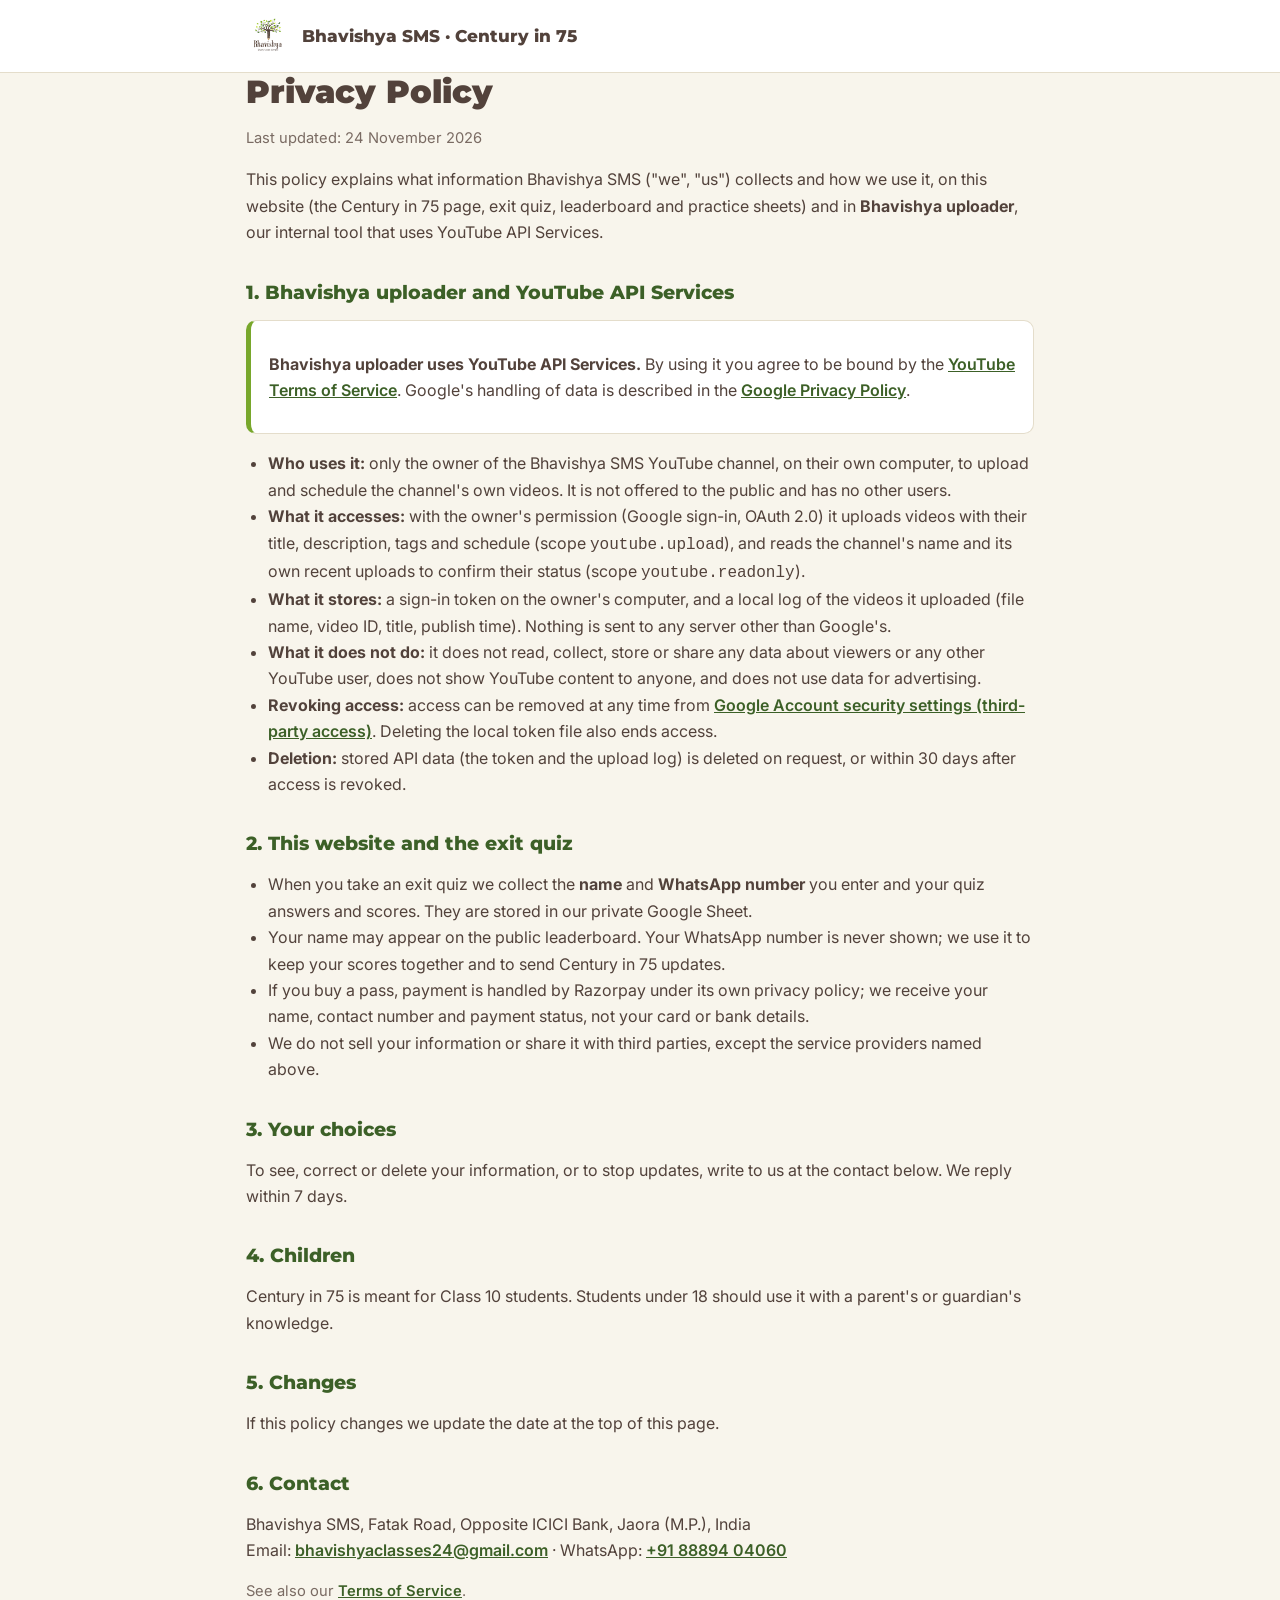
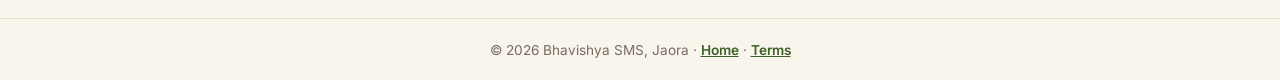
<file: privacy.html>
<!DOCTYPE html>
<html lang="en">
<head>
<meta charset="UTF-8">
<meta name="viewport" content="width=device-width, initial-scale=1.0">
<title>Privacy Policy | Bhavishya SMS</title>
<meta name="description" content="Privacy Policy of Bhavishya SMS: the Century in 75 website, exit quiz and the Bhavishya uploader tool that uses YouTube API Services.">
<link rel="icon" href="assets/logo-crop.webp" type="image/webp">
<link href="https://fonts.googleapis.com/css2?family=Montserrat:wght@600;800;900&family=Inter:wght@400;600&display=swap" rel="stylesheet">
<style>
  :root { --bark:#52423B; --forest:#3C6027; --leaf:#78A72B; --cream:#F8F5EC; --tan:#E4DDCB; --pencil:#BF935B; }
  * { box-sizing: border-box; }
  body { margin:0; background:var(--cream); color:var(--bark); font:16px/1.65 Inter, system-ui, sans-serif; }
  header { background:#fff; border-bottom:1px solid var(--tan); }
  .wrap { max-width:820px; margin:0 auto; padding:0 16px; }
  header .wrap { display:flex; align-items:center; gap:12px; padding-top:14px; padding-bottom:14px; }
  header img { width:44px; height:44px; }
  header a { color:var(--bark); text-decoration:none; font:800 1.05rem Montserrat, sans-serif; }
  main { padding:36px 0 56px; }
  h1 { font:900 2rem/1.2 Montserrat, sans-serif; margin:0 0 6px; }
  h2 { font:800 1.2rem Montserrat, sans-serif; color:var(--forest); margin:34px 0 8px; }
  .muted { color:#7a6b63; font-size:.92rem; }
  a { color:var(--forest); font-weight:600; }
  .card { background:#fff; border:1px solid var(--tan); border-left:5px solid var(--leaf); border-radius:10px; padding:14px 18px; margin:16px 0; }
  ul { padding-left:22px; }
  footer { border-top:1px solid var(--tan); padding:20px 0; font-size:.85rem; color:#7a6b63; text-align:center; }
</style>
</head>
<body>
<header><div class="wrap"><img src="assets/logo-crop.webp" alt=""><a href="index.html">Bhavishya SMS · Century in 75</a></div></header>
<main class="wrap">
  <h1>Privacy Policy</h1>
  <p class="muted">Last updated: 24 November 2026</p>

  <p>This policy explains what information Bhavishya SMS ("we", "us") collects and how we use it, on this website
  (the Century in 75 page, exit quiz, leaderboard and practice sheets) and in <strong>Bhavishya uploader</strong>,
  our internal tool that uses YouTube API Services.</p>

  <h2>1. Bhavishya uploader and YouTube API Services</h2>
  <div class="card">
    <p><strong>Bhavishya uploader uses YouTube API Services.</strong> By using it you agree to be bound by the
    <a href="https://www.youtube.com/t/terms" target="_blank" rel="noopener">YouTube Terms of Service</a>.
    Google's handling of data is described in the
    <a href="https://policies.google.com/privacy" target="_blank" rel="noopener">Google Privacy Policy</a>.</p>
  </div>
  <ul>
    <li><strong>Who uses it:</strong> only the owner of the Bhavishya SMS YouTube channel, on their own computer, to
      upload and schedule the channel's own videos. It is not offered to the public and has no other users.</li>
    <li><strong>What it accesses:</strong> with the owner's permission (Google sign-in, OAuth 2.0) it uploads videos
      with their title, description, tags and schedule (scope <code>youtube.upload</code>), and reads the channel's
      name and its own recent uploads to confirm their status (scope <code>youtube.readonly</code>).</li>
    <li><strong>What it stores:</strong> a sign-in token on the owner's computer, and a local log of the videos it
      uploaded (file name, video ID, title, publish time). Nothing is sent to any server other than Google's.</li>
    <li><strong>What it does not do:</strong> it does not read, collect, store or share any data about viewers or
      any other YouTube user, does not show YouTube content to anyone, and does not use data for advertising.</li>
    <li><strong>Revoking access:</strong> access can be removed at any time from
      <a href="https://myaccount.google.com/permissions" target="_blank" rel="noopener">Google Account security settings
      (third-party access)</a>. Deleting the local token file also ends access.</li>
    <li><strong>Deletion:</strong> stored API data (the token and the upload log) is deleted on request, or within
      30 days after access is revoked.</li>
  </ul>

  <h2>2. This website and the exit quiz</h2>
  <ul>
    <li>When you take an exit quiz we collect the <strong>name</strong> and <strong>WhatsApp number</strong> you
      enter and your quiz answers and scores. They are stored in our private Google Sheet.</li>
    <li>Your name may appear on the public leaderboard. Your WhatsApp number is never shown; we use it to keep
      your scores together and to send Century in 75 updates.</li>
    <li>If you buy a pass, payment is handled by Razorpay under its own privacy policy; we receive your name,
      contact number and payment status, not your card or bank details.</li>
    <li>We do not sell your information or share it with third parties, except the service providers named above.</li>
  </ul>

  <h2>3. Your choices</h2>
  <p>To see, correct or delete your information, or to stop updates, write to us at the contact below. We reply
  within 7 days.</p>

  <h2>4. Children</h2>
  <p>Century in 75 is meant for Class 10 students. Students under 18 should use it with a parent's or guardian's
  knowledge.</p>

  <h2>5. Changes</h2>
  <p>If this policy changes we update the date at the top of this page.</p>

  <h2>6. Contact</h2>
  <p>Bhavishya SMS, Fatak Road, Opposite ICICI Bank, Jaora (M.P.), India<br>
  Email: <a href="mailto:bhavishyaclasses24@gmail.com">bhavishyaclasses24@gmail.com</a> ·
  WhatsApp: <a href="https://wa.me/918889404060">+91 88894 04060</a></p>

  <p class="muted">See also our <a href="terms.html">Terms of Service</a>.</p>
</main>
<footer>© 2026 Bhavishya SMS, Jaora · <a href="index.html">Home</a> · <a href="terms.html">Terms</a></footer>
</body>
</html>
</file>
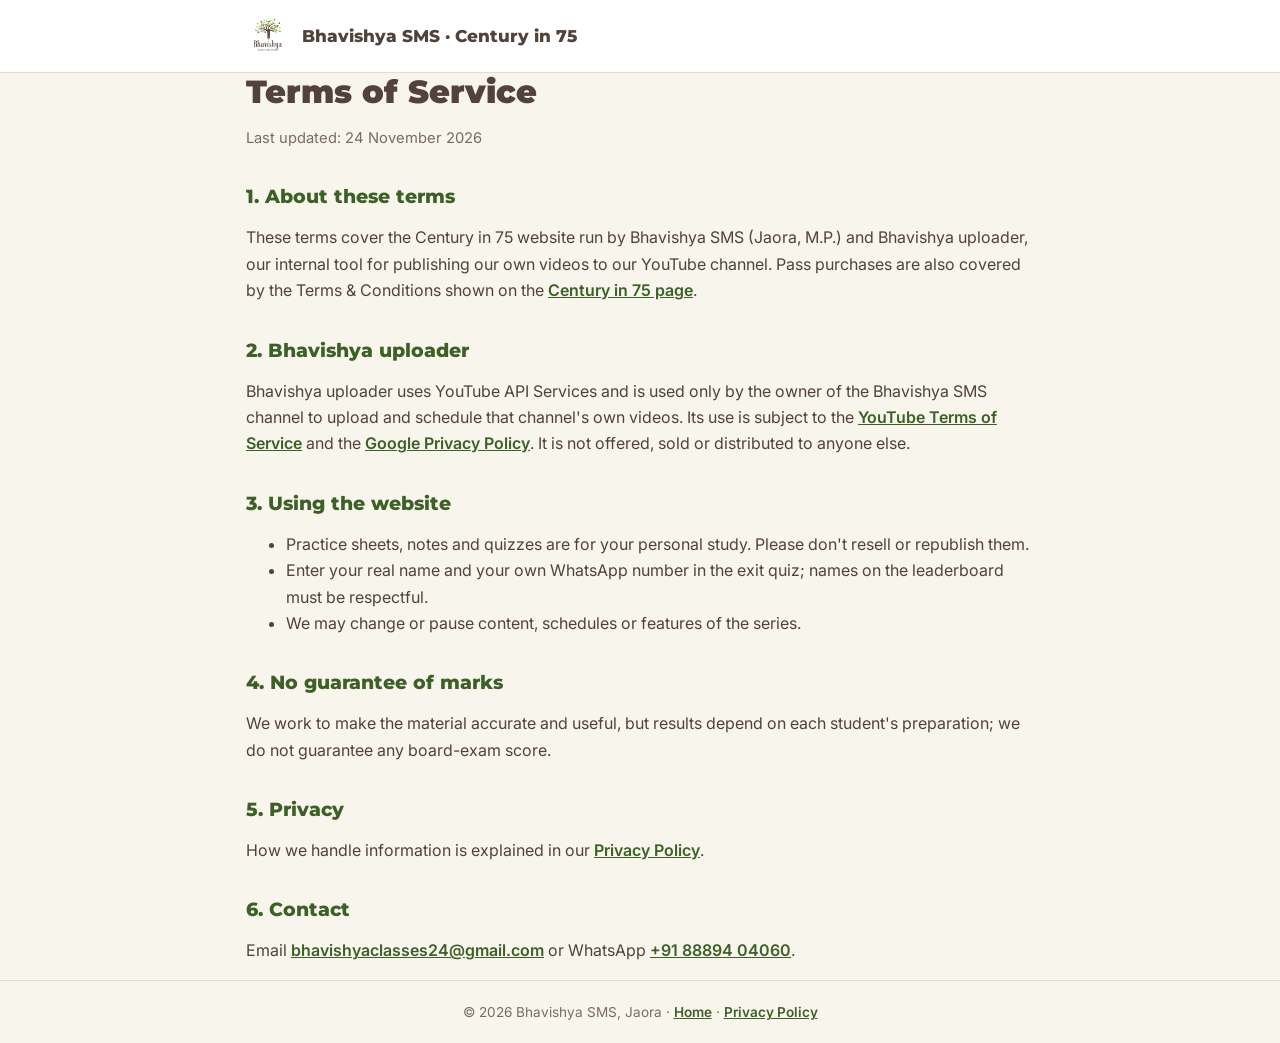
<file: terms.html>
<!DOCTYPE html>
<html lang="en">
<head>
<meta charset="UTF-8">
<meta name="viewport" content="width=device-width, initial-scale=1.0">
<title>Terms of Service | Bhavishya SMS</title>
<meta name="description" content="Terms of Service of Bhavishya SMS: the Century in 75 website and the Bhavishya uploader tool.">
<link rel="icon" href="assets/logo-crop.webp" type="image/webp">
<link href="https://fonts.googleapis.com/css2?family=Montserrat:wght@600;800;900&family=Inter:wght@400;600&display=swap" rel="stylesheet">
<style>
  :root { --bark:#52423B; --forest:#3C6027; --leaf:#78A72B; --cream:#F8F5EC; --tan:#E4DDCB; }
  * { box-sizing: border-box; }
  body { margin:0; background:var(--cream); color:var(--bark); font:16px/1.65 Inter, system-ui, sans-serif; }
  header { background:#fff; border-bottom:1px solid var(--tan); }
  .wrap { max-width:820px; margin:0 auto; padding:0 16px; }
  header .wrap { display:flex; align-items:center; gap:12px; padding-top:14px; padding-bottom:14px; }
  header img { width:44px; height:44px; }
  header a { color:var(--bark); text-decoration:none; font:800 1.05rem Montserrat, sans-serif; }
  main { padding:36px 0 56px; }
  h1 { font:900 2rem/1.2 Montserrat, sans-serif; margin:0 0 6px; }
  h2 { font:800 1.2rem Montserrat, sans-serif; color:var(--forest); margin:34px 0 8px; }
  .muted { color:#7a6b63; font-size:.92rem; }
  a { color:var(--forest); font-weight:600; }
  footer { border-top:1px solid var(--tan); padding:20px 0; font-size:.85rem; color:#7a6b63; text-align:center; }
</style>
</head>
<body>
<header><div class="wrap"><img src="assets/logo-crop.webp" alt=""><a href="index.html">Bhavishya SMS · Century in 75</a></div></header>
<main class="wrap">
  <h1>Terms of Service</h1>
  <p class="muted">Last updated: 24 November 2026</p>

  <h2>1. About these terms</h2>
  <p>These terms cover the Century in 75 website run by Bhavishya SMS (Jaora, M.P.) and Bhavishya uploader, our
  internal tool for publishing our own videos to our YouTube channel. Pass purchases are also covered by the
  Terms &amp; Conditions shown on the <a href="index.html">Century in 75 page</a>.</p>

  <h2>2. Bhavishya uploader</h2>
  <p>Bhavishya uploader uses YouTube API Services and is used only by the owner of the Bhavishya SMS channel to
  upload and schedule that channel's own videos. Its use is subject to the
  <a href="https://www.youtube.com/t/terms" target="_blank" rel="noopener">YouTube Terms of Service</a> and the
  <a href="https://policies.google.com/privacy" target="_blank" rel="noopener">Google Privacy Policy</a>. It is not
  offered, sold or distributed to anyone else.</p>

  <h2>3. Using the website</h2>
  <ul>
    <li>Practice sheets, notes and quizzes are for your personal study. Please don't resell or republish them.</li>
    <li>Enter your real name and your own WhatsApp number in the exit quiz; names on the leaderboard must be respectful.</li>
    <li>We may change or pause content, schedules or features of the series.</li>
  </ul>

  <h2>4. No guarantee of marks</h2>
  <p>We work to make the material accurate and useful, but results depend on each student's preparation; we do not
  guarantee any board-exam score.</p>

  <h2>5. Privacy</h2>
  <p>How we handle information is explained in our <a href="privacy.html">Privacy Policy</a>.</p>

  <h2>6. Contact</h2>
  <p>Email <a href="mailto:bhavishyaclasses24@gmail.com">bhavishyaclasses24@gmail.com</a> or WhatsApp
  <a href="https://wa.me/918889404060">+91 88894 04060</a>.</p>
</main>
<footer>© 2026 Bhavishya SMS, Jaora · <a href="index.html">Home</a> · <a href="privacy.html">Privacy Policy</a></footer>
</body>
</html>
</file>
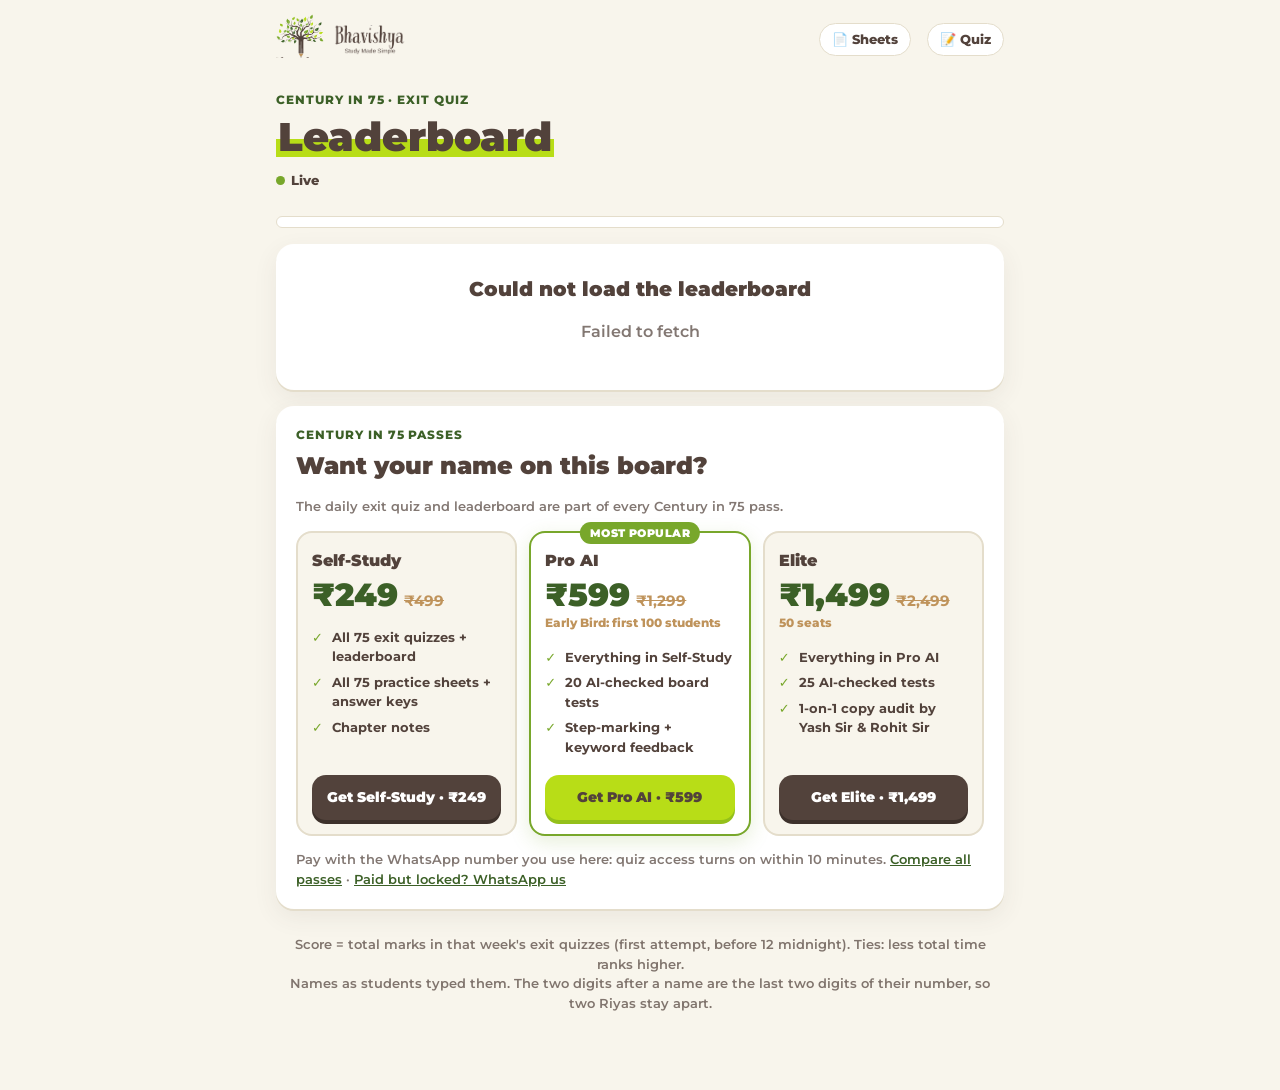
<file: century75/leaderboard.html>
<!DOCTYPE html>
<html lang="en">
<head>
<meta charset="UTF-8">
<meta name="viewport" content="width=device-width, initial-scale=1">
<title>Leaderboard · Century in 75 · Bhavishya SMS</title>
<meta name="description" content="Live Century in 75 exit-quiz leaderboard: this week's toppers and the overall table.">
<meta name="theme-color" content="#F8F5EC">
<link rel="icon" href="img/logo_tree_transparent.png">
<link rel="preconnect" href="https://fonts.googleapis.com">
<link rel="preconnect" href="https://fonts.gstatic.com" crossorigin>
<link href="https://fonts.googleapis.com/css2?family=Montserrat:wght@600;700;800;900&display=swap" rel="stylesheet">
<link rel="stylesheet" href="c75.css">
</head>
<body>
<div class="wrap">
  <header class="top">
    <a href="../index.html"><img class="tree" src="img/logo_tree_transparent.png" alt=""></a>
    <img class="word" src="img/logo_wordmark_transparent.png" alt="Bhavishya SMS">
    <span class="spacer"></span>
    <a class="pill" href="sheets.html">📄 Sheets</a>
    <a class="pill" href="quiz.html">📝 Quiz</a>
  </header>

  <section class="hero">
    <div class="kicker">Century in 75 · Exit Quiz</div>
    <h1><mark>Leaderboard</mark></h1>
    <span class="live" id="live"><i></i> Live</span>
  </section>

  <div class="tabs" role="tablist" id="tabs"></div>
  <main id="main" aria-live="polite"><div class="card empty-state muted">Loading the leaderboard…</div></main>
  <div id="promo"></div>
  <p class="foot muted">Score = total marks in that week's exit quizzes (first attempt, before 12 midnight). Ties: less total time ranks higher.<br>Names as students typed them. The two digits after a name are the last two digits of their number, so two Riyas stay apart.</p>
</div>

<script src="c75.js"></script>
<script>
(function () {
  var el = C75.el, main = document.getElementById('main'), tabsBox = document.getElementById('tabs');
  var me = C75.store.get('me') || {}, data = null, view = 'week', week = null, lastTotals = {}, updatedAt = 0;
  var REFRESH = 30000;

  function isMe(r) { return me.name && me.phone && r.tag === me.phone.slice(-2) && r.name.toLowerCase() === me.name.toLowerCase(); }

  function tabs() {
    tabsBox.innerHTML = '';
    var list = (data.weeks || []).map(function (w) { return { key: 'w' + w, label: 'Week ' + w, week: w }; });
    list.push({ key: 'all', label: 'Overall' });
    list.forEach(function (t) {
      var sel = (view === 'all' && t.key === 'all') || (view === 'week' && t.week === data.week.n);
      tabsBox.appendChild(el('button', { class: 'tab', role: 'tab', 'aria-selected': String(!!sel), text: t.label, onclick: function () {
        if (t.key === 'all') { view = 'all'; render(); } else { view = 'week'; week = t.week; refresh(true); }
      } }));
    });
  }

  function podium(rows) {
    var order = [rows[1], rows[0], rows[2]];
    return el('div', { class: 'podium' }, order.map(function (r, i) {
      var place = [2, 1, 3][i];
      if (!r) return el('div', { class: 'pod p' + place + ' empty' }, [el('div', { class: 'medal', text: place }), el('div', { class: 'nm', text: '—' })]);
      return el('div', { class: 'pod p' + place }, [
        el('div', { class: 'medal', text: r.rank }),
        el('div', { class: 'nm', text: r.name }),
        el('div', { class: 'pt' }, [r.total + '', el('small', { text: '/' + r.outOf })]),
        el('div', { class: 'muted small', text: r.attempted + (r.attempted === 1 ? ' quiz' : ' quizzes') })
      ]);
    }));
  }

  function table(rows, days) {
    var head = [el('th', { text: '#' }), el('th', { class: 'l', text: 'Name' })];
    if (days) days.forEach(function (d) { head.push(el('th', { class: 'hide-sm', title: C75.fmtDate(d.date), text: 'D' + C75.pad(d.n) })); });
    else head.push(el('th', { class: 'hide-sm', text: 'Quizzes' }));
    head.push(el('th', { text: 'Total' }));
    var body = rows.map(function (r) {
      var key = (view === 'all' ? 'a' : 'w') + r.name + r.tag;
      var changed = lastTotals[key] != null && lastTotals[key] !== r.total;
      lastTotals[key] = r.total;
      var tds = [el('td', { class: 'rk', text: r.rank }), el('td', { class: 'nm l' }, [r.name, el('small', { text: '··' + r.tag })])];
      if (days) days.forEach(function (d) {
        var s = r.days[d.n];
        tds.push(el('td', { class: 'dd hide-sm' + (s == null ? ' none' : ''), text: s == null ? '–' : s }));
      });
      else tds.push(el('td', { class: 'dd hide-sm', text: r.attempted }));
      tds.push(el('td', { class: 'tot', text: r.total }));
      return el('tr', { class: (isMe(r) ? 'me' : '') + (changed ? ' flash' : '') }, tds);
    });
    return el('table', { class: 'lb' }, [el('thead', {}, [el('tr', {}, head)]), el('tbody', {}, body)]);
  }

  function render() {
    tabs();
    var rows = view === 'all' ? data.overall.rows : data.week.rows;
    var days = view === 'all' ? null : data.week.days;
    main.innerHTML = '';
    if (!rows.length) {
      main.appendChild(el('div', { class: 'card empty-state' }, [
        el('h2', { text: 'No scores yet' }),
        el('p', { class: 'muted', text: 'Be the first name on the board.' }),
        el('a', { class: 'btn', href: 'quiz.html', text: '📝 Take today\'s quiz' })
      ]));
      return;
    }
    main.appendChild(podium(rows));
    var mine = rows.filter(isMe)[0];
    if (mine) main.appendChild(el('div', { class: 'note', text: 'You: #' + mine.rank + ' of ' + rows.length + ' · ' + mine.total + '/' + mine.outOf }));
    main.appendChild(table(rows, days));
  }

  function stamp() {
    var s = Math.round((Date.now() - updatedAt) / 1000);
    document.getElementById('live').innerHTML = '<i></i> Live · updated ' + (s < 5 ? 'just now' : s < 60 ? s + 's ago' : Math.round(s / 60) + ' min ago');
  }

  function refresh(showLoading) {
    if (showLoading) main.innerHTML = '<div class="card empty-state muted">Loading…</div>';
    return C75.get({ action: 'leaderboard', week: week }).then(function (d) {
      data = d; week = d.week.n; updatedAt = Date.now(); render(); stamp();
    }).catch(function (e) {
      if (!data) main.innerHTML = '';
      if (!data) main.appendChild(el('div', { class: 'card empty-state' }, [el('h2', { text: 'Could not load the leaderboard' }), el('p', { class: 'muted', text: C75.configured || location.hostname === 'localhost' ? e.message : 'It is not connected yet. Please check back soon.' })]));
    });
  }

  (function promo() {
    var free = C75.freeDaysLeft() > 0, b = C75.freeBanner();
    if (b) document.querySelector('.hero').appendChild(b);
    document.getElementById('promo').appendChild(C75.plans(free
      ? { title: 'Stay on this board after Week 1', sub: 'Week 1 is free till ' + C75.fmtDate(C75_FREE_UNTIL) + '. From Day 8, only pass holders take the exit quiz and appear here.' }
      : { title: 'Want your name on this board?', sub: 'The daily exit quiz and leaderboard are part of every Century in 75 pass.' }));
  })();

  refresh();
  setInterval(function () { if (!document.hidden) refresh(); }, REFRESH);
  setInterval(stamp, 5000);
  document.addEventListener('visibilitychange', function () { if (!document.hidden && data) refresh(); });
})();
</script>
</body>
</html>
</file>
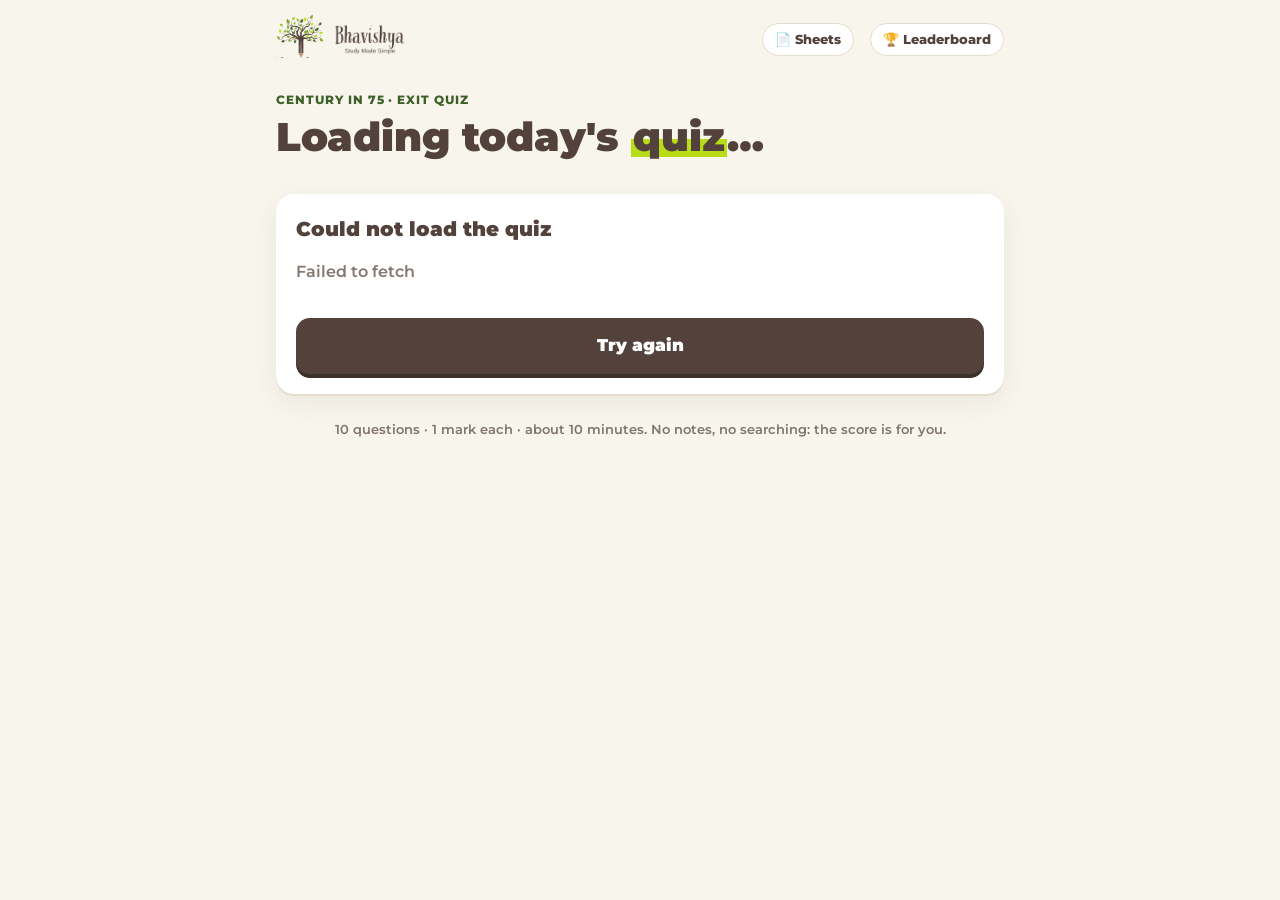
<file: century75/quiz.html>
<!DOCTYPE html>
<html lang="en">
<head>
<meta charset="UTF-8">
<meta name="viewport" content="width=device-width, initial-scale=1">
<title>Exit Quiz · Century in 75 · Bhavishya SMS</title>
<meta name="description" content="Take today's Century in 75 exit quiz: 10 questions, instant score and explanations, and a place on the weekly leaderboard.">
<meta name="theme-color" content="#F8F5EC">
<link rel="icon" href="img/logo_tree_transparent.png">
<link rel="preconnect" href="https://fonts.googleapis.com">
<link rel="preconnect" href="https://fonts.gstatic.com" crossorigin>
<link href="https://fonts.googleapis.com/css2?family=Montserrat:wght@600;700;800;900&display=swap" rel="stylesheet">
<link rel="stylesheet" href="c75.css">
</head>
<body>
<div class="wrap">
  <header class="top">
    <a href="../index.html"><img class="tree" src="img/logo_tree_transparent.png" alt=""></a>
    <img class="word" src="img/logo_wordmark_transparent.png" alt="Bhavishya SMS">
    <span class="spacer"></span>
    <a class="pill" href="sheets.html">📄 Sheets</a>
    <a class="pill" href="leaderboard.html">🏆 Leaderboard</a>
  </header>

  <section class="hero">
    <div class="kicker" id="kicker">Century in 75 · Exit Quiz</div>
    <h1 id="title">Loading today's <mark>quiz</mark>…</h1>
    <ul class="topics" id="topics"></ul>
  </section>

  <main id="main" aria-live="polite"></main>
  <p class="foot muted">10 questions · 1 mark each · about 10 minutes. No notes, no searching: the score is for you.</p>
</div>

<script src="c75.js"></script>
<script>
(function () {
  var el = C75.el, main = document.getElementById('main');
  var params = new URLSearchParams(location.search);
  var Q = null, answers = [], startedAt = 0, me = C75.store.get('me') || {};

  function show() { main.innerHTML = ''; for (var i = 0; i < arguments.length; i++) if (arguments[i]) main.appendChild(arguments[i]); window.scrollTo(0, 0); }
  function errorCard(msg, retry) {
    return el('div', { class: 'card' }, [
      el('h2', { text: 'Could not load the quiz' }), el('p', { class: 'muted', text: msg }),
      retry ? el('button', { class: 'btn dark', text: 'Try again', onclick: retry }) : null
    ]);
  }

  function load() {
    C75.get({ day: params.get('day') }).then(function (q) { Q = q; render(); })
      .catch(function (e) { show(errorCard(C75.configured || location.hostname === 'localhost' ? e.message : 'The quiz is not connected yet. Please check back soon.', load)); });
  }

  function header() {
    document.getElementById('kicker').textContent = 'Century in 75 · Week ' + Q.week + ' · ' + C75.fmtDate(Q.date);
    var t = document.getElementById('title'); t.innerHTML = '';
    t.append('Day ' + C75.pad(Q.day) + ' ', el('mark', { text: 'Exit Quiz' }));
    var ul = document.getElementById('topics'); ul.innerHTML = '';
    (Q.topics || []).forEach(function (tp) { ul.appendChild(el('li', {}, [el('b', { text: tp.subject }), tp.topic])); });
    document.title = 'Day ' + C75.pad(Q.day) + ' Exit Quiz · Century in 75';
  }

  function otherDays() {
    var past = (Q.days || []).filter(function (d) { return d !== Q.day && d <= Q.today; });
    if (!past.length) return null;
    return el('div', { class: 'card' }, [
      el('h2', { text: 'Practise other days' }),
      el('p', { class: 'muted small', text: 'Only the first attempt on the day itself (before 12 midnight) counts for the leaderboard.' }),
      el('div', { class: 'topics' }, past.map(function (d) { return el('a', { class: 'pill', href: '?day=' + d, text: 'Day ' + C75.pad(d) }); }))
    ]);
  }

  function promo() {  // plans card: an offer during the free week, a requirement after it
    return Q.free
      ? C75.plans({ title: 'Keep going after Week 1', sub: 'Week 1 is free till ' + C75.fmtDate(Q.freeUntilDate) + '. From Day 8, the exit quizzes, leaderboard, sheets and answer keys continue with a pass.' })
      : C75.plans({ title: 'Get a pass to take this quiz', sub: 'Every pass includes all 75 exit quizzes and the leaderboard.' });
  }

  function banner() {
    var hero = document.querySelector('.hero'), old = document.querySelector('.free-banner');
    if (old) old.remove();
    var b = Q.free ? C75.freeBanner() : null;
    if (b) hero.appendChild(b);
  }

  function gate(phone) {
    show(el('div', { class: 'card gate' }, [
      el('div', { class: 'lock', text: '🔒' }),
      el('h2', { text: 'Day ' + C75.pad(Q.day) + ' is for Century in 75 pass holders' }),
      el('p', { class: 'muted', text: 'We could not find a pass for +91 ' + (phone || me.phone || '') + '. If you paid with a different number, try that one. Just paid? Access turns on within 10 minutes.' }),
      el('button', { class: 'btn dark', text: 'Try another number', onclick: details })
    ]), promo(), otherDays());
  }

  function render() {
    header();
    banner();
    if (!Q.open) return locked();
    var done = C75.store.get('done_' + Q.day);
    if (done && !params.get('retake')) return already(done);
    details();
  }

  function locked() {
    var box = el('p', { class: 'big', style: 'font-weight:900;font-size:40px;margin:6px 0' });
    function tick() {
      var s = Math.max(0, Math.round((Q.openAt - Date.now()) / 1000));
      box.textContent = s > 86400 ? C75.fmtDate(Q.date) + ', ' + C75.fmtTime(Q.openAt)
        : Math.floor(s / 3600) + 'h ' + C75.pad(Math.floor(s / 60) % 60) + 'm ' + C75.pad(s % 60) + 's';
      if (s === 0) { clearInterval(iv); load(); }
    }
    var iv = setInterval(tick, 1000); tick();
    show(el('div', { class: 'card score' }, [
      el('h2', { text: 'Quiz opens at ' + C75.fmtTime(Q.openAt) }), box,
      el('p', { class: 'muted', text: 'Solve the practice sheet first. The quiz unlocks with the sheet and counts for the leaderboard until ' + C75.fmtTime(Q.countUntil) + '.' }),
      el('a', { class: 'btn dark', href: 'sheets.html', text: '📄 Practice sheets & answer keys' }),
      Q.free ? null : el('p', { class: 'muted small', text: 'From Day 8 the exit quiz is for pass holders: use the WhatsApp number you paid with.' })
    ]), otherDays(), promo());
  }

  function already(done) {
    show(el('div', { class: 'card score' }, [
      el('h2', { text: 'You already took the Day ' + C75.pad(Q.day) + ' quiz' }),
      el('div', { class: 'big', text: done.score + '' }, [el('small', { text: '/' + done.outOf })]),
      me && me.phone ? C75.dlButton('🔑 Download the Day ' + C75.pad(Q.day) + ' answer key', '', Q.day, 'key', function () { return me; }) : null,
      el('a', { class: 'btn' + (me && me.phone ? ' dark' : ''), href: 'leaderboard.html', text: '🏆 See the leaderboard' }),
      el('a', { class: 'btn dark', href: '?day=' + Q.day + '&retake=1', text: 'Take it again (practice, not counted)' })
    ]), Q.free ? promo() : null, otherDays());
  }

  function details() {
    var name = el('input', { class: 'in', id: 'nm', autocomplete: 'name', maxlength: '40', placeholder: 'e.g. Riya Sharma', value: me.name || '' });
    var phone = el('input', { class: 'in', id: 'ph', type: 'tel', inputmode: 'numeric', autocomplete: 'tel-national', maxlength: '14', placeholder: '98765 43210', value: me.phone || '' });
    var err = el('div', { class: 'err', hidden: '' });
    function go(e) {
      e.preventDefault();
      var n = name.value.replace(/\s+/g, ' ').trim(), p = phone.value.replace(/\D/g, '');
      if (p.length > 10) p = p.slice(-10);
      if (n.length < 2) return fail('Please write your name.');
      if (!/^[6-9]\d{9}$/.test(p)) return fail('Please enter your 10-digit WhatsApp number.');
      me = { name: n, phone: p }; C75.store.set('me', me);
      if (Q.items) return questions();  // free day: questions already here
      var btn = e.target.querySelector('button[type=submit]');
      btn.disabled = true; btn.textContent = 'Checking your pass…';
      C75.post({ action: 'quiz', day: Q.day, phone: p }).then(function (r) {
        if (r.items) { Q.items = r.items; Q.pass = r.pass; questions(); } else gate(p);
      }).catch(function (x) { btn.disabled = false; btn.textContent = 'Start the quiz →'; fail(x.message); });
    }
    function fail(m) { err.textContent = m; err.hidden = false; }
    var practice = !Q.counting || params.get('retake');
    show(
      practice ? el('div', { class: 'note warn', text: params.get('retake') ? 'Practice attempt: it will not change your leaderboard score.'
        : 'Leaderboard time for Day ' + C75.pad(Q.day) + ' ended at ' + C75.fmtTime(Q.countUntil) + '. You can still practise; this attempt won\'t count.' }) : null,
      el('form', { class: 'card', onsubmit: go, novalidate: '' }, [
        el('h2', { text: 'Before you start' }),
        el('p', { class: 'muted small', text: 'Your name goes on the leaderboard. Your WhatsApp number is never shown; we use it to keep your scores together and for Century in 75 updates.' }),
        Q.free ? null : el('p', { class: 'note small', text: 'Day 8 onwards is for pass holders: use the WhatsApp number you paid with.' }),
        el('label', { class: 'f', for: 'nm', text: 'Your name' }), name,
        el('label', { class: 'f', for: 'ph', text: 'WhatsApp number' }), el('div', { class: 'phone' }, [el('span', { text: '+91' }), phone]),
        err,
        el('button', { class: 'btn', type: 'submit', text: 'Start the quiz →' })
      ]), otherDays(), Q.free ? promo() : null);
    if (!me.name) name.focus();
  }

  function questions() {
    answers = Q.items.map(function () { return -1; });
    startedAt = Date.now();
    var wrap = el('div'), cur = '';
    var fill = el('div', { class: 'fill' }), count = el('span', { class: 'count', text: '0 / ' + Q.items.length });
    var submitBtn = el('button', { class: 'btn', type: 'button', text: 'Submit', onclick: submit });
    function update() {
      var n = answers.filter(function (a) { return a >= 0; }).length;
      fill.style.width = (n / Q.items.length * 100) + '%'; count.textContent = n + ' / ' + Q.items.length;
    }
    Q.items.forEach(function (it, i) {
      if (it.subject !== cur) { cur = it.subject; wrap.appendChild(el('div', { class: 'sec', text: cur })); }
      var opts = el('div', { class: 'opts', role: 'radiogroup' });
      it.choices.forEach(function (c, k) {
        var input = el('input', { type: 'radio', name: 'q' + i, value: k, 'aria-label': c });
        var lab = el('label', { class: 'opt' }, [input, el('span', { class: 'k', text: 'abcd'.charAt(k) }), el('span', { text: c })]);
        input.addEventListener('change', function () {
          answers[i] = k;
          Array.prototype.forEach.call(opts.children, function (o) { o.classList.remove('sel'); });
          lab.classList.add('sel'); update();
        });
        opts.appendChild(lab);
      });
      wrap.appendChild(el('div', { class: 'card q', id: 'q' + i }, [
        el('div', { class: 'num', text: 'Q' + (i + 1) }),
        el('div', { class: 'qt', text: it.title }),
        it.help ? el('p', { class: 'help', text: it.help }) : null, opts
      ]));
    });
    var bar = el('div', { class: 'bar' }, [el('div', { class: 'track' }, [fill]), count, submitBtn]);
    show(wrap, bar);

    function submit() {
      var left = answers.filter(function (a) { return a < 0; }).length;
      if (left && !confirm(left + (left === 1 ? ' question is' : ' questions are') + ' not answered. Submit anyway?')) {
        var first = answers.indexOf(-1); document.getElementById('q' + first).scrollIntoView({ behavior: 'smooth', block: 'center' });
        return;
      }
      submitBtn.disabled = true; submitBtn.textContent = 'Checking…';
      C75.post({ action: 'submit', day: Q.day, name: me.name, phone: me.phone, answers: answers, seconds: Math.round((Date.now() - startedAt) / 1000) })
        .then(result)
        .catch(function (e) {
          if (e.data && e.data.needPass) return gate(me.phone);
          submitBtn.disabled = false; submitBtn.textContent = 'Submit'; alert(e.message + '\nYour answers are still here. Please try again.'); });
    }
  }

  function result(r) {
    if (r.counted || !C75.store.get('done_' + Q.day)) C75.store.set('done_' + Q.day, { score: r.score, outOf: r.outOf });
    var pct = Math.round(r.score / r.outOf * 100);
    var msg = r.counted
      ? (r.rank ? 'You are #' + r.rank.rank + ' of ' + r.rank.of + ' on this week\'s leaderboard so far.' : 'Your score is on the leaderboard.')
      : r.note === 'repeat' ? 'Practice attempt: your first attempt today is the one on the leaderboard.'
      : 'Practice attempt: leaderboard time for this day is over.';
    var cheer = pct === 100 ? 'Full marks! 💯' : pct >= 80 ? 'Strong. Fix the misses below.' : pct >= 50 ? 'Good start. Read every explanation below.' : 'Read the explanations, then redo the sheet questions.';
    var review = el('div', { class: 'review' }), cur = '';
    Q.items.forEach(function (it, i) {
      var res = r.results[i];
      if (it.subject !== cur) { cur = it.subject; review.appendChild(el('div', { class: 'sec', text: cur })); }
      var ok = res.chosen === res.correct;
      review.appendChild(el('div', { class: 'card q' }, [
        el('div', { class: 'num' }, ['Q' + (i + 1), el('span', { class: 'badge ' + (ok ? 'ok' : res.chosen < 0 ? 'skip' : 'no'), text: ok ? '✓ Correct' : res.chosen < 0 ? 'Not answered' : '✗ Wrong' })]),
        el('div', { class: 'qt', text: it.title }), it.help ? el('p', { class: 'help', text: it.help }) : null,
        el('div', { class: 'opts' }, it.choices.map(function (c, k) {
          var cls = 'opt' + (k === res.correct ? ' right' : k === res.chosen ? ' wrong' : '');
          return el('div', { class: cls }, [el('span', { class: 'k', text: 'abcd'.charAt(k) }), el('span', { text: c })]);
        })),
        el('div', { class: 'why' }, [el('b', { text: 'Why: ' }), res.why])
      ]));
    });
    var ring = el('div', { class: 'ring', style: '--p:' + pct }, [el('div', {}, [el('div', { class: 'big' }, [r.score + '', el('small', { text: '/' + r.outOf })])])]);
    show(el('div', { class: 'card score' }, [
      el('div', { class: 'kicker', text: me.name + ' · Day ' + C75.pad(Q.day) }), ring,
      el('h2', { text: cheer }),
      el('div', { class: 'note' + (r.counted ? '' : ' warn'), text: msg }),
      C75.dlButton('🔑 Download the Day ' + C75.pad(Q.day) + ' answer key', 'key-cta', Q.day, 'key', function () { return me; }),
      el('a', { class: 'btn dark', href: 'leaderboard.html', text: '🏆 See the leaderboard' }),
      el('p', { class: 'muted small' }, ['Unlocked by your quiz: check your practice-sheet answers step by step. All sheets and keys: ', el('a', { href: 'sheets.html', text: 'Practice sheets' }), '.']),
      Q.free && C75.freeDaysLeft() ? C75.freeBanner() : null
    ]), review, Q.free ? promo() : null);
  }

  load();
})();
</script>
</body>
</html>
</file>
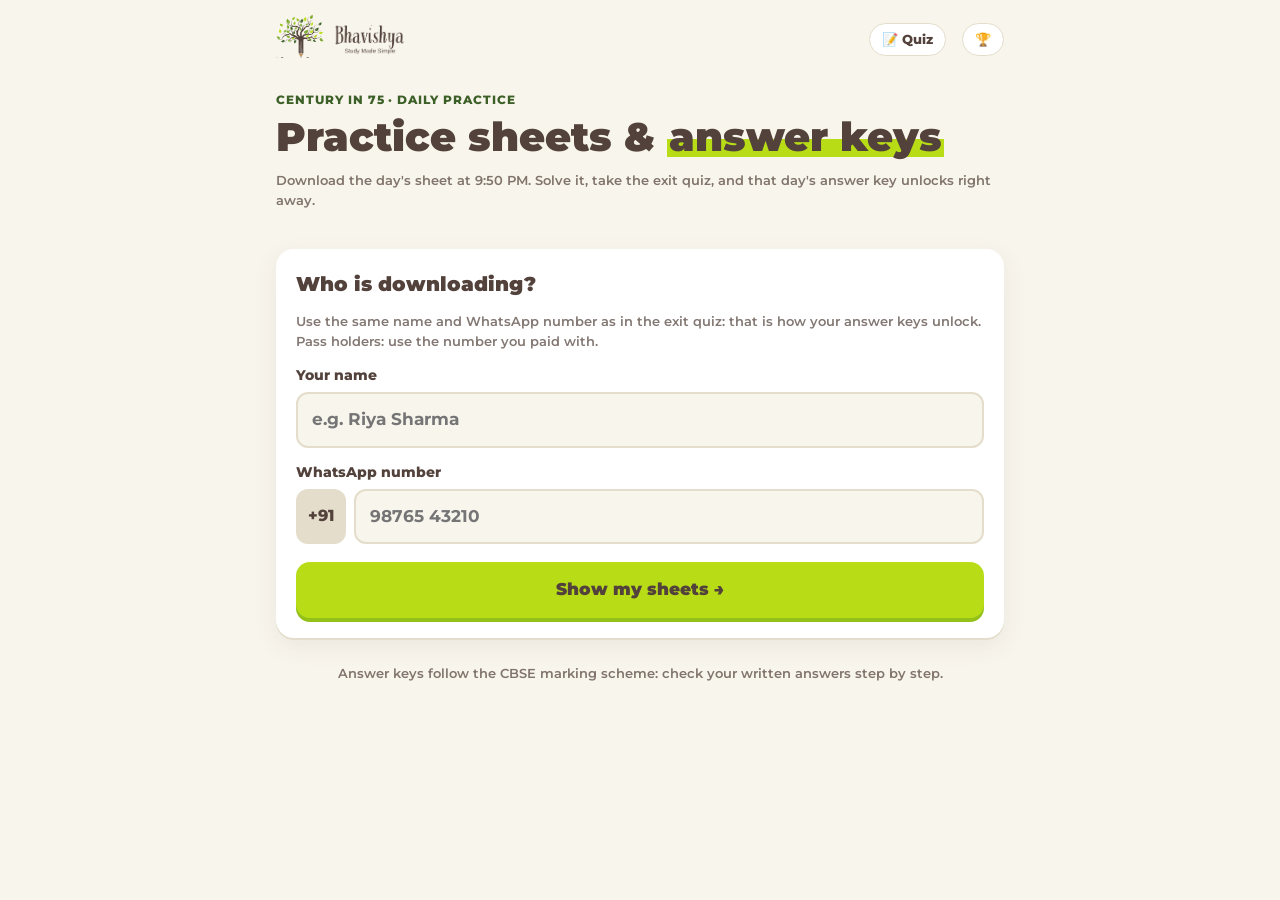
<file: century75/sheets.html>
<!DOCTYPE html>
<html lang="en">
<head>
<meta charset="UTF-8">
<meta name="viewport" content="width=device-width, initial-scale=1">
<title>Practice Sheets · Century in 75 · Bhavishya SMS</title>
<meta name="description" content="Century in 75 daily practice sheets (DPPs) and answer keys. Each answer key unlocks after that day's exit quiz.">
<meta name="theme-color" content="#F8F5EC">
<link rel="icon" href="img/logo_tree_transparent.png">
<link rel="preconnect" href="https://fonts.googleapis.com">
<link rel="preconnect" href="https://fonts.gstatic.com" crossorigin>
<link href="https://fonts.googleapis.com/css2?family=Montserrat:wght@600;700;800;900&display=swap" rel="stylesheet">
<link rel="stylesheet" href="c75.css">
</head>
<body>
<div class="wrap">
  <header class="top">
    <a href="../index.html"><img class="tree" src="img/logo_tree_transparent.png" alt=""></a>
    <img class="word" src="img/logo_wordmark_transparent.png" alt="Bhavishya SMS">
    <span class="spacer"></span>
    <a class="pill" href="quiz.html">📝 Quiz</a>
    <a class="pill" href="leaderboard.html">🏆</a>
  </header>

  <section class="hero">
    <div class="kicker">Century in 75 · Daily practice</div>
    <h1>Practice sheets &amp; <mark>answer keys</mark></h1>
    <p class="muted small">Download the day's sheet at 9:50 PM. Solve it, take the exit quiz, and that day's answer key unlocks right away.</p>
  </section>

  <main id="main" aria-live="polite"><div class="card empty-state muted">Loading the sheets…</div></main>
  <div id="promo"></div>
  <p class="foot muted">Answer keys follow the CBSE marking scheme: check your written answers step by step.</p>
</div>

<script src="c75.js"></script>
<script>
(function () {
  var el = C75.el, main = document.getElementById('main');
  var me = C75.store.get('me');

  function details(after) {
    var name = el('input', { class: 'in', id: 'nm', autocomplete: 'name', maxlength: '40', placeholder: 'e.g. Riya Sharma', value: (me && me.name) || '' });
    var phone = el('input', { class: 'in', id: 'ph', type: 'tel', inputmode: 'numeric', autocomplete: 'tel-national', maxlength: '14', placeholder: '98765 43210', value: (me && me.phone) || '' });
    var err = el('div', { class: 'err', hidden: '' });
    function go(e) {
      e.preventDefault();
      var n = name.value.replace(/\s+/g, ' ').trim(), p = phone.value.replace(/\D/g, '');
      if (p.length > 10) p = p.slice(-10);
      if (n.length < 2) { err.textContent = 'Please write your name.'; err.hidden = false; return; }
      if (!/^[6-9]\d{9}$/.test(p)) { err.textContent = 'Please enter your 10-digit WhatsApp number.'; err.hidden = false; return; }
      me = { name: n, phone: p }; C75.store.set('me', me);
      after();
    }
    main.innerHTML = '';
    main.appendChild(el('form', { class: 'card', onsubmit: go, novalidate: '' }, [
      el('h2', { text: 'Who is downloading?' }),
      el('p', { class: 'muted small', text: 'Use the same name and WhatsApp number as in the exit quiz: that is how your answer keys unlock. Pass holders: use the number you paid with.' }),
      el('label', { class: 'f', for: 'nm', text: 'Your name' }), name,
      el('label', { class: 'f', for: 'ph', text: 'WhatsApp number' }), el('div', { class: 'phone' }, [el('span', { text: '+91' }), phone]),
      err,
      el('button', { class: 'btn', type: 'submit', text: 'Show my sheets →' })
    ]));
  }

  function getMe() { return me; }

  function sheetBtn(d) {
    var label = '📄 ' + (d.sheetLabel || 'Practice sheet');
    if (d.sheet === 'ok') return C75.dlButton(label, 'dark', d.day, 'sheet', getMe);
    if (d.sheet === 'later') return el('button', { class: 'btn dark', disabled: '', text: 'Sheet opens at ' + C75.fmtTime(d.releaseAt) });
    if (d.sheet === 'pass') return el('a', { class: 'btn dark', href: '#passes', text: '🔒 Sheet: pass needed' });
    return null;
  }

  function keyBtn(d) {
    if (d.key === 'ok') return C75.dlButton('🔑 ' + (d.keyLabel || 'Answer key'), '', d.day, 'key', getMe);
    if (d.key === 'quiz') return el('a', { class: 'btn locked', href: 'quiz.html?day=' + d.day, text: '🔒 Take the Day ' + C75.pad(d.day) + ' quiz to unlock the key' });
    if (d.key === 'later') return el('button', { class: 'btn locked', disabled: '', text: '🔒 Answer key opens at 12 midnight' });
    if (d.key === 'pass') return el('a', { class: 'btn locked', href: '#passes', text: '🔒 Answer key: pass needed' });
    return null;
  }

  function render(r) {
    main.innerHTML = '';
    main.appendChild(el('div', { class: 'who' }, [
      el('span', { text: 'Downloading as ' }), el('b', { text: me.name }), el('span', { class: 'muted', text: ' · ··' + me.phone.slice(-2) }),
      el('button', { class: 'link', type: 'button', text: 'change', onclick: function () { details(load); } })
    ]));
    if (!r.days.length) {
      main.appendChild(el('div', { class: 'card empty-state' }, [el('h2', { text: 'No sheets yet' }), el('p', { class: 'muted', text: 'The first sheet appears here on its day.' })]));
      return;
    }
    r.days.forEach(function (d, i) {
      var title = 'Day ' + C75.pad(d.day);
      main.appendChild(el('div', { class: 'card day-card' + (i === 0 ? ' today' : '') }, [
        el('div', { class: 'day-head' }, [
          el('div', {}, [
            el('div', { class: 'kicker', text: (d.day === r.today ? 'Today · ' : '') + C75.fmtDate(d.date) + (d.free ? ' · Free' : '') }),
            el('h2', { text: title + (d.sheetLabel && d.sheetLabel !== 'Practice Sheet' ? ' · ' + d.sheetLabel : '') })
          ]),
          d.key === 'ok' ? el('span', { class: 'badge ok', text: '✓ Key unlocked' }) : null
        ]),
        el('div', { class: 'dl-row' }, [sheetBtn(d), keyBtn(d)])
      ]));
    });
  }

  function load() {
    main.innerHTML = '<div class="card empty-state muted">Loading your sheets…</div>';
    C75.post({ action: 'files', phone: me.phone }).then(function (r) {
      render(r);
      var promo = document.getElementById('promo'); promo.innerHTML = '';
      if (!r.pass) promo.appendChild(C75.plans(C75.freeDaysLeft()
        ? { title: 'Keep the sheets coming after Week 1', sub: 'Days 1–7 are free. From Day 8, sheets, answer keys, exit quizzes and the leaderboard continue with a pass.' }
        : { title: 'Get a pass for Days 8–75', sub: 'Every pass includes all practice sheets, answer keys, exit quizzes and the leaderboard.' }));
    }).catch(function (e) {
      main.innerHTML = '';
      main.appendChild(el('div', { class: 'card empty-state' }, [el('h2', { text: 'Could not load the sheets' }), el('p', { class: 'muted', text: e.message }),
        el('button', { class: 'btn dark', text: 'Try again', onclick: load })]));
    });
  }

  var b = C75.freeBanner();
  if (b) document.querySelector('.hero').appendChild(b);
  if (me && me.name && me.phone) load(); else details(load);
})();
</script>
</body>
</html>
</file>
<file: century75/c75.css>
/* Century in 75 · exit quiz + leaderboard. Bhavishya brand palette only (brand/bhavishya/palette.json). */
:root {
  --brown: #52423B; --brown-d: #3d312b; --forest: #3C6027; --leaf: #78A72B; --spring: #94C01A; --lime: #B8DD17;
  --tan: #BF935B; --white: #FFFFFF; --cream: #F8F5EC; --tint: #E4DDCB;
  --leaf-soft: rgba(120, 167, 43, .12); --tan-soft: rgba(191, 147, 91, .14); --shadow: 0 2px 0 var(--tint), 0 8px 24px rgba(82, 66, 59, .08);
}
* { box-sizing: border-box; }
html { -webkit-text-size-adjust: 100%; }
body {
  margin: 0; background: var(--cream); color: var(--brown);
  font: 600 16px/1.5 'Montserrat', system-ui, sans-serif;
}
a { color: var(--forest); }
button, input { font: inherit; }
.wrap { max-width: 760px; margin: 0 auto; padding: 0 16px 64px; }

/* header */
.top { display: flex; align-items: center; gap: 10px; padding: 14px 0 8px; }
.top img.tree { height: 44px; }
.top img.word { height: 30px; }
.top .spacer { flex: 1; }
.top a.pill { text-decoration: none; }
.pill {
  display: inline-flex; align-items: center; gap: 6px; padding: 6px 12px; border-radius: 999px;
  background: var(--white); border: 1.5px solid var(--tint); color: var(--brown); font-weight: 800; font-size: 13px;
}
.hero { padding: 18px 0 10px; }
.kicker { font-weight: 800; color: var(--forest); letter-spacing: .08em; text-transform: uppercase; font-size: 12px; }
h1 { font-weight: 900; font-size: clamp(28px, 7vw, 40px); line-height: 1.08; margin: 6px 0 10px; }
h1 mark { background: linear-gradient(transparent 55%, var(--lime) 55%, var(--lime) 92%, transparent 92%); color: inherit; padding: 0 2px; }
.topics { display: flex; flex-wrap: wrap; gap: 8px; margin: 8px 0 0; padding: 0; list-style: none; }
.topics li { background: var(--white); border: 1.5px solid var(--tint); border-radius: 12px; padding: 6px 10px; font-size: 13px; }
.topics b { color: var(--forest); font-weight: 900; margin-right: 4px; }
.muted { color: rgba(82, 66, 59, .72); font-weight: 600; }
.small { font-size: 13px; }

/* cards */
.card { background: var(--white); border-radius: 18px; box-shadow: var(--shadow); padding: 20px; margin: 16px 0; }
.card h2 { font-weight: 900; font-size: 20px; margin: 0 0 6px; }
label.f { display: block; font-weight: 800; font-size: 14px; margin: 14px 0 6px; }
.in {
  width: 100%; padding: 13px 14px; border-radius: 12px; border: 2px solid var(--tint); background: var(--cream);
  color: var(--brown); font-weight: 700; font-size: 17px; outline: none;
}
.in:focus { border-color: var(--leaf); background: var(--white); }
.phone { display: flex; gap: 8px; }
.phone span { display: grid; place-items: center; padding: 0 12px; border-radius: 12px; background: var(--tint); font-weight: 800; }
.err { color: var(--brown); background: var(--tan-soft); border-left: 4px solid var(--tan); padding: 10px 12px; border-radius: 8px; margin-top: 12px; font-size: 14px; }
.btn {
  display: inline-flex; justify-content: center; align-items: center; gap: 8px; width: 100%; margin-top: 18px;
  padding: 15px 18px; border: 0; border-radius: 14px; cursor: pointer; font-weight: 900; font-size: 17px;
  background: var(--lime); color: var(--brown); box-shadow: 0 4px 0 var(--spring); transition: transform .08s, box-shadow .08s;
  text-decoration: none; text-align: center;
}
.btn:active { transform: translateY(3px); box-shadow: 0 1px 0 var(--spring); }
.btn.dark { background: var(--brown); color: var(--white); box-shadow: 0 4px 0 var(--brown-d); }
.btn[disabled] { opacity: .55; cursor: wait; }
.btn:focus-visible, .opt:focus-within, .tab:focus-visible { outline: 3px solid var(--forest); outline-offset: 2px; }

/* questions */
.sec { margin: 26px 0 4px; font-weight: 900; font-size: 13px; letter-spacing: .1em; text-transform: uppercase; color: var(--forest); display: flex; align-items: center; gap: 10px; }
.sec::after { content: ''; flex: 1; height: 2px; background: var(--tint); }
.q .num { font-weight: 900; color: var(--tan); font-size: 13px; }
.q .qt { font-weight: 800; font-size: 17px; margin: 2px 0 4px; }
.q .help { font-weight: 700; font-size: 15px; margin: 0 0 8px; }
.opts { display: grid; gap: 8px; margin-top: 10px; }
.opt { position: relative; display: flex; gap: 10px; align-items: flex-start; padding: 12px 12px; border-radius: 12px; border: 2px solid var(--tint); background: var(--cream); cursor: pointer; font-weight: 700; }
.opt input { position: absolute; opacity: 0; pointer-events: none; }
.opt .k { flex: none; width: 26px; height: 26px; border-radius: 50%; display: grid; place-items: center; background: var(--white); border: 2px solid var(--tint); font-weight: 900; font-size: 13px; text-transform: uppercase; }
.opt:hover { border-color: var(--spring); }
.opt.sel { border-color: var(--leaf); background: var(--leaf-soft); }
.opt.sel .k { background: var(--leaf); border-color: var(--leaf); color: var(--white); }
/* review state */
.opt.right { border-color: var(--leaf); background: var(--leaf-soft); }
.opt.right .k { background: var(--leaf); border-color: var(--leaf); color: var(--white); }
.opt.wrong { border-color: var(--tan); background: var(--tan-soft); text-decoration: line-through; text-decoration-color: var(--tan); }
.opt.wrong .k { background: var(--brown); border-color: var(--brown); color: var(--white); }
.review .opt { cursor: default; }
.why { margin-top: 10px; padding: 10px 12px; border-radius: 10px; background: var(--cream); font-size: 14px; font-weight: 600; }
.why b { color: var(--forest); }
.badge { display: inline-block; font-size: 12px; font-weight: 900; padding: 2px 8px; border-radius: 999px; margin-left: 6px; vertical-align: 2px; }
.badge.ok { background: var(--leaf); color: var(--white); }
.badge.no { background: var(--brown); color: var(--white); }
.badge.skip { background: var(--tint); color: var(--brown); }

/* sticky bar */
.bar { position: sticky; bottom: 0; z-index: 5; background: rgba(248, 245, 236, .94); backdrop-filter: blur(6px); border-top: 2px solid var(--tint); margin: 0 -16px; padding: 10px 16px; display: flex; align-items: center; gap: 12px; }
.bar .track { flex: 1; height: 10px; border-radius: 999px; background: var(--tint); overflow: hidden; }
.bar .fill { height: 100%; width: 0; background: linear-gradient(90deg, var(--leaf), var(--lime)); transition: width .25s; }
.bar .count { font-weight: 900; font-size: 14px; min-width: 64px; text-align: right; }
.bar .btn { width: auto; margin: 0; padding: 11px 18px; font-size: 15px; }

/* score */
.score { text-align: center; }
.score .big { font-weight: 900; font-size: 72px; line-height: 1; margin: 8px 0 2px; }
.score .big small { font-size: 28px; color: var(--tan); }
.ring { --p: 0; width: 170px; height: 170px; margin: 6px auto 4px; border-radius: 50%; display: grid; place-items: center; background: conic-gradient(var(--leaf) calc(var(--p) * 1%), var(--tint) 0); }
.ring > div { width: 136px; height: 136px; border-radius: 50%; background: var(--white); display: grid; place-items: center; }
.ring .big { margin: 0; font-size: 56px; }
.note { margin-top: 12px; padding: 12px; border-radius: 12px; background: var(--leaf-soft); font-weight: 700; }
.note.warn { background: var(--tan-soft); }

/* leaderboard */
.live { display: inline-flex; align-items: center; gap: 6px; font-weight: 800; font-size: 13px; }
.live i { width: 9px; height: 9px; border-radius: 50%; background: var(--leaf); box-shadow: 0 0 0 0 rgba(120, 167, 43, .6); animation: pulse 1.8s infinite; }
@keyframes pulse { 70% { box-shadow: 0 0 0 9px rgba(120, 167, 43, 0); } 100% { box-shadow: 0 0 0 0 rgba(120, 167, 43, 0); } }
.tabs { display: flex; gap: 6px; background: var(--white); padding: 5px; border-radius: 14px; border: 1.5px solid var(--tint); margin: 14px 0 4px; }
.tab { flex: 1; border: 0; border-radius: 10px; padding: 10px 8px; background: transparent; color: var(--brown); font-weight: 800; cursor: pointer; }
.tab[aria-selected="true"] { background: var(--brown); color: var(--white); }
.podium { display: grid; grid-template-columns: 1fr 1.15fr 1fr; gap: 10px; align-items: end; margin: 18px 0 8px; }
.pod { background: var(--white); border-radius: 16px 16px 10px 10px; box-shadow: var(--shadow); text-align: center; padding: 14px 8px 12px; min-width: 0; }
.pod .medal { width: 40px; height: 40px; margin: -34px auto 6px; border-radius: 50%; display: grid; place-items: center; font-weight: 900; color: var(--white); border: 3px solid var(--cream); }
.pod.p1 { padding-top: 22px; } .pod.p1 .medal { background: var(--leaf); width: 48px; height: 48px; font-size: 20px; }
.pod.p2 .medal { background: var(--forest); } .pod.p3 .medal { background: var(--tan); }
.pod .nm { font-weight: 900; font-size: 15px; line-height: 1.2; min-height: 2.4em; display: -webkit-box; -webkit-line-clamp: 2; -webkit-box-orient: vertical; overflow: hidden; overflow-wrap: anywhere; }
.pod .pt { font-weight: 900; font-size: 26px; color: var(--forest); }
.pod .pt small { font-size: 13px; color: var(--tan); }
.pod.empty { opacity: .45; }
table.lb { width: 100%; border-collapse: separate; border-spacing: 0 6px; }
table.lb th { font-size: 11px; font-weight: 900; letter-spacing: .08em; text-transform: uppercase; color: var(--forest); text-align: center; padding: 4px 4px; }
table.lb th.l, table.lb td.l { text-align: left; }
table.lb td { background: var(--white); padding: 10px 4px; text-align: center; font-weight: 800; font-variant-numeric: tabular-nums; }
table.lb td:first-child { border-radius: 12px 0 0 12px; padding-left: 12px; }
table.lb td:last-child { border-radius: 0 12px 12px 0; padding-right: 12px; }
table.lb td.rk { color: var(--tan); font-weight: 900; width: 36px; }
table.lb td.nm { max-width: 0; width: 100%; overflow: hidden; text-overflow: ellipsis; white-space: nowrap; }
table.lb th.dcol, table.lb td.dd { width: 44px; }
table.lb td.nm small { color: rgba(82, 66, 59, .55); font-weight: 700; margin-left: 4px; }
table.lb td.tot { color: var(--forest); font-weight: 900; font-size: 17px; }
table.lb td.dd { color: rgba(82, 66, 59, .8); font-size: 14px; }
table.lb td.dd.none { color: var(--tint); }
table.lb tr.me td { background: var(--leaf-soft); }
table.lb tr.me td:first-child { box-shadow: inset 4px 0 0 var(--leaf); }
table.lb tr.flash td { animation: flash 1.6s; }
@keyframes flash { 0% { background: var(--lime); } 100% { } }
.find { margin: 10px 0 0; }
.empty-state { text-align: center; padding: 30px 10px; }
.foot { text-align: center; margin-top: 26px; font-size: 13px; }

/* passes */
.free-banner {
  display: block; margin: 6px 0 4px; padding: 10px 14px; border-radius: 12px; text-decoration: none; color: var(--brown);
  background: linear-gradient(90deg, var(--leaf-soft), rgba(184, 221, 23, .22)); border: 1.5px solid rgba(120, 167, 43, .35); font-size: 14px;
}
.free-banner b { color: var(--forest); font-weight: 900; }
.free-banner u { font-weight: 800; color: var(--forest); text-decoration-thickness: 2px; text-underline-offset: 3px; }
.plans-card h2 { font-size: 24px; margin-top: 4px; }
.plans { display: grid; grid-template-columns: repeat(3, 1fr); gap: 12px; margin-top: 14px; }
.plan { position: relative; display: flex; flex-direction: column; border: 2px solid var(--tint); border-radius: 16px; padding: 16px 14px 14px; background: var(--cream); }
.plan.pop { border-color: var(--leaf); background: var(--white); box-shadow: 0 6px 20px rgba(120, 167, 43, .18); }
.plan-tag { position: absolute; top: -11px; left: 50%; transform: translateX(-50%); white-space: nowrap; background: var(--leaf); color: var(--white); font-size: 11px; font-weight: 900; padding: 3px 10px; border-radius: 999px; letter-spacing: .04em; text-transform: uppercase; }
.plan-name { font-weight: 900; font-size: 16px; }
.plan-price { font-weight: 900; font-size: 32px; color: var(--forest); line-height: 1.1; margin: 4px 0 0; }
.plan-price s { font-size: 15px; color: var(--tan); margin-left: 6px; font-weight: 700; }
.plan-note { font-size: 12px; font-weight: 800; color: var(--tan); margin-top: 2px; }
.plan ul { list-style: none; padding: 0; margin: 10px 0 0; font-size: 13px; font-weight: 700; flex: 1; }
.plan li { padding-left: 20px; position: relative; margin: 6px 0; }
.plan li::before { content: '✓'; position: absolute; left: 0; color: var(--leaf); font-weight: 900; }
.plan .btn { font-size: 14px; padding: 12px 10px; margin-top: 12px; }
.plans-foot { margin: 14px 0 0; }
.gate { text-align: center; }
.gate .lock { font-size: 40px; }
@media (max-width: 640px) { .plans { grid-template-columns: 1fr; } .plan.pop { order: -1; } }

/* sheets + keys */
.top .pill + .pill { margin-left: 6px; }
.top .pill { white-space: nowrap; }
@media (max-width: 430px) { .top img.word { display: none; } .top .pill { padding: 6px 10px; } }
.who { display: flex; flex-wrap: wrap; align-items: center; gap: 4px; font-size: 14px; margin: 4px 0 0; }
.who b { font-weight: 900; }
button.link { background: none; border: 0; padding: 0 0 0 6px; color: var(--forest); font-weight: 800; text-decoration: underline; cursor: pointer; font-size: 14px; }
.day-card { padding: 16px 18px; }
.day-card.today { border: 2px solid var(--leaf); }
.day-head { display: flex; justify-content: space-between; align-items: flex-start; gap: 10px; }
.day-head h2 { margin: 2px 0 0; font-size: 19px; }
.day-head .badge { flex: none; margin-top: 2px; }
.dl-row { display: grid; grid-template-columns: 1fr 1fr; gap: 10px; margin-top: 4px; }
.dl-row .btn { margin-top: 10px; font-size: 14px; padding: 12px 10px; }
.btn.locked { background: var(--tint); color: var(--brown); box-shadow: 0 4px 0 #d3cab3; }
.btn[disabled].locked, .btn[disabled].dark { cursor: default; }
.key-cta { margin-top: 12px; }
@media (max-width: 520px) { .dl-row { grid-template-columns: 1fr; } }
@media (max-width: 520px) {
  .hide-sm { display: none; }
  .top img.word { height: 24px; }
  .score .big { font-size: 60px; }
}
@media (prefers-reduced-motion: reduce) { * { animation: none !important; transition: none !important; } }
</file>
